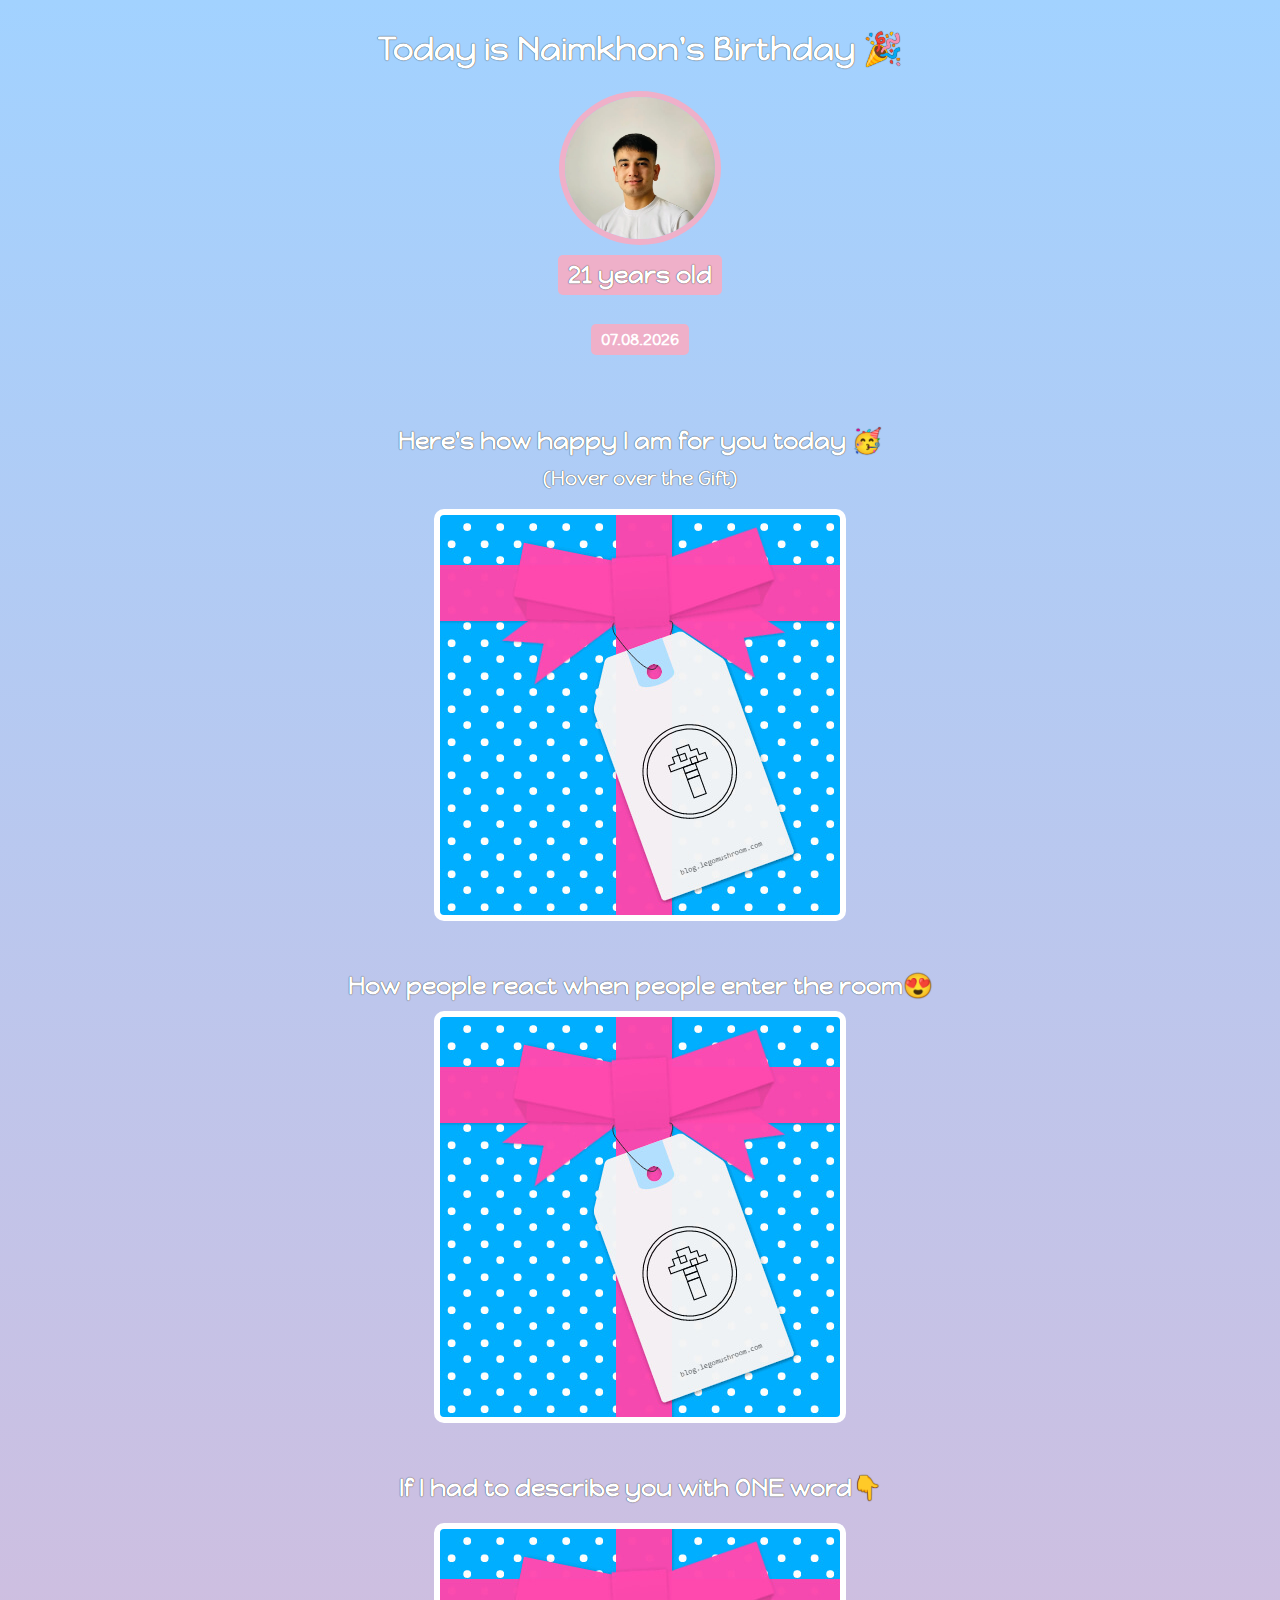
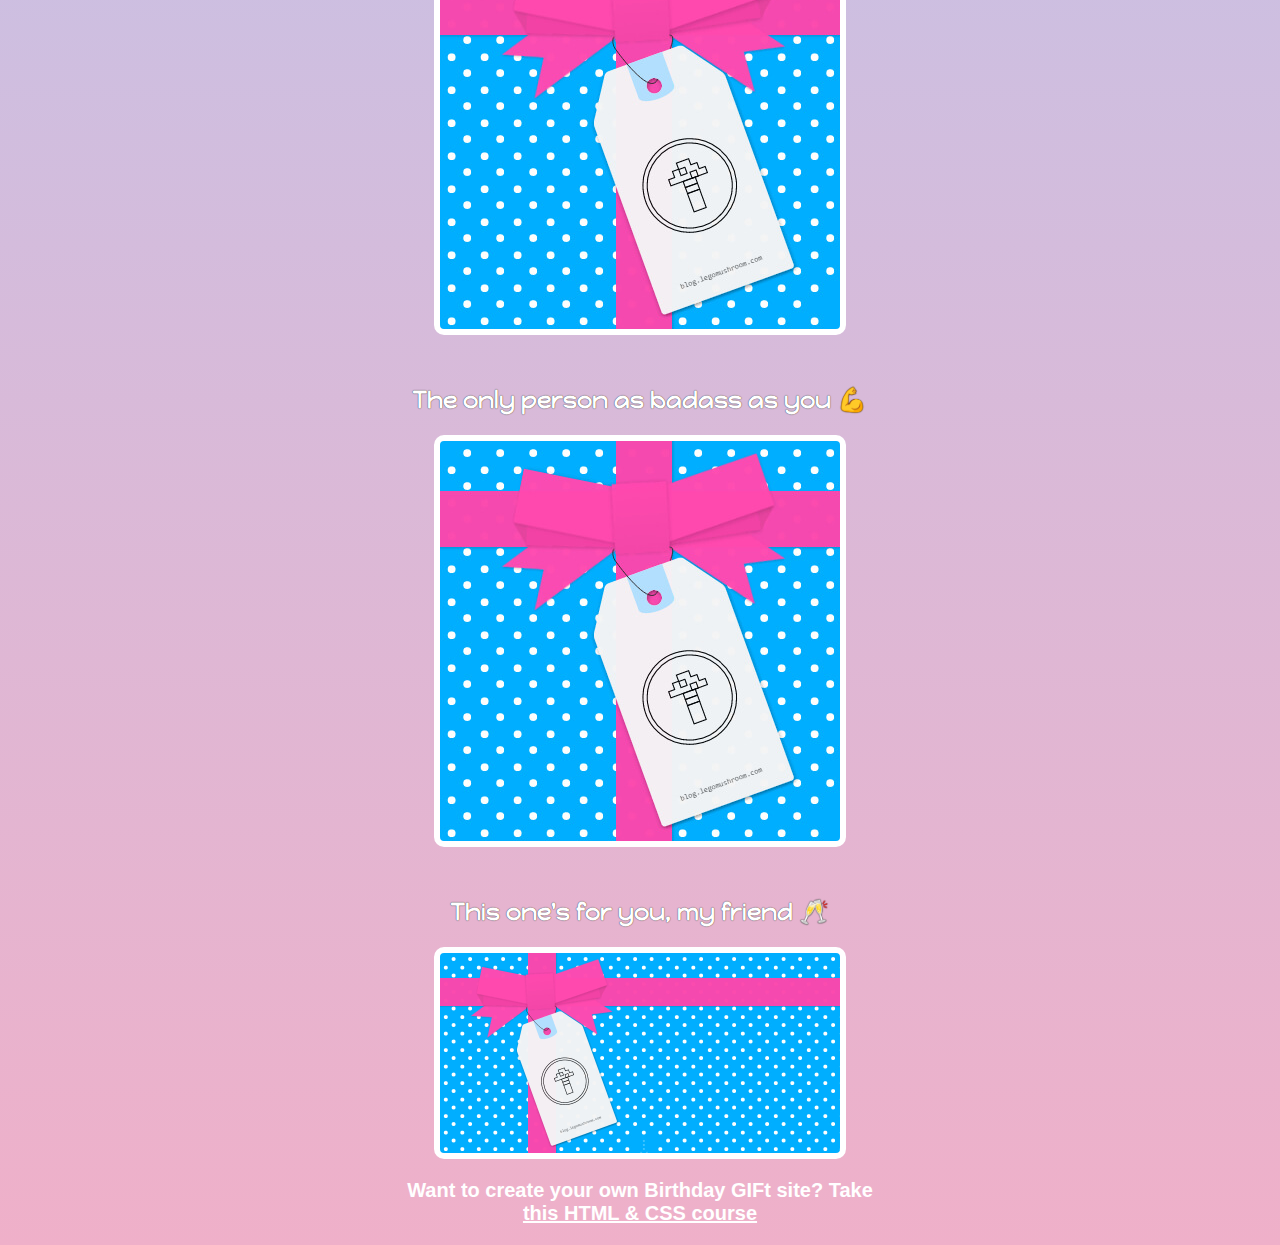
<file: giftcard_scrimba/index.html>
<!DOCTYPE html>
<html lang="en">
  <head>
    <meta charset="UTF-8" />
    <meta name="viewport" content="width=device-width, initial-scale=1.0" />
    <link rel="stylesheet" href="giftcard.css" />
    <title>Gift.Card</title>
  </head>
  <body>
    <div id="header">
      <h1>Today is Naimkhon's Birthday 🎉</h1>
      <img src="Naimkhon_Ishonboboev.webp" alt="Naimkhon" id="avatar" />
      <h2 id="bday-age">21 years old</h2>
      <h4 id="bday-date">07.08.2026</h4>
    </div>
    <div class="gift-section">
      <h2 class="gift-title">Here's how happy I am for you today 🥳</h2>
      <h3 class="gift-hint">(Hover over the Gift)</h3>
      <div class="gift-img" id="gift-image-happy"></div>
    </div>

    <div class="gift-section">
      <h2 class="gift-title">How people react when people enter the room😍</h2>
      <div class="gift-img" id="gift-image-hot"></div>
    </div>

    <div class="gift-section">
      <h2>If I had to describe you with ONE word👇</h2>
      <div class="gift-img" id="gift-img-genius"></div>
    </div>

    <div class="gift-section">
      <h2>The only person as badass as you 💪</h2>
      <div class="gift-img" id="gift-img-badass"></div>
    </div>

    <div class="gift-section">
      <h2>This one's for you, my friend 🥂</h2>
      <div class="gift-img" id="gift-img-cheers"></div>
    </div>

    <footer>
      Want to create your own Birthday GIFt site? Take<br />
      <a href="https://scrimba.com/learn/htmlandcss" target="_blank"
        >this HTML & CSS course</a
      >
    </footer>
  </body>
</html>
</file>
<file: giftcard_scrimba/giftcard.css>
@font-face {
  font-family: HappyMonkey;
  src: url("HappyMonkey-Regular.ttf");
}

body {
  font-family: HappyMonkey, cursive;
  color: #ffffff;
  text-align: center;
  background: linear-gradient(#a2d2ff, #efb0c9);
}

#avatar {
  border-radius: 50%;
  width: 150px;
  border: 6px solid #efb0c9;
}
h1,
h2,
h3,
h4 p {
  text-shadow: 0 0 1px black;
}

#bday-age {
  background: #efb0c9;
  border-radius: 5px;
  padding: 5px 10px;
  margin: 10px 0 8px 0;
}

#bday-date {
  background: #efb0c9;
  border-radius: 5px;
  padding: 5px 10px;
}

#header {
  display: flex;
  flex-direction: column;
  align-items: center;
}

.gift-img {
  width: 400px;
  height: 400px;
  border: 6px solid white;
  border-radius: 10px;
  background-image: url("gift-image.jpg");
  background-size: cover;
  margin: 0 auto;
}
.gift-section {
  margin-top: 50px;
}

.gift-title {
  margin-bottom: 10px;
}

.gift-hint {
  margin-top: 0;
}

#gift-img-happy:hover {
  background-image: url("HappyBabyGIF.gif");
}

#gift-img-hot:hover {
  background-image: url("HappySeinfeldGIF.gif");
}

#gift-img-genius:hover {
  background-image: url("welldone.gif");
}

#gift-img-badass:hover {
  background-image: url("Muscle.gif");
}

#gift-img-cheers:hover {
  background-image: url("Celebrate.gif");
}
#gift-img-cheers {
  height: 200px;
}

footer {
  margin: 20px 0;
  font-family: italic, sans-serif;
  font-size: 20px;
  font-weight: 800;
}

a {
  color: white;
}
</file>
